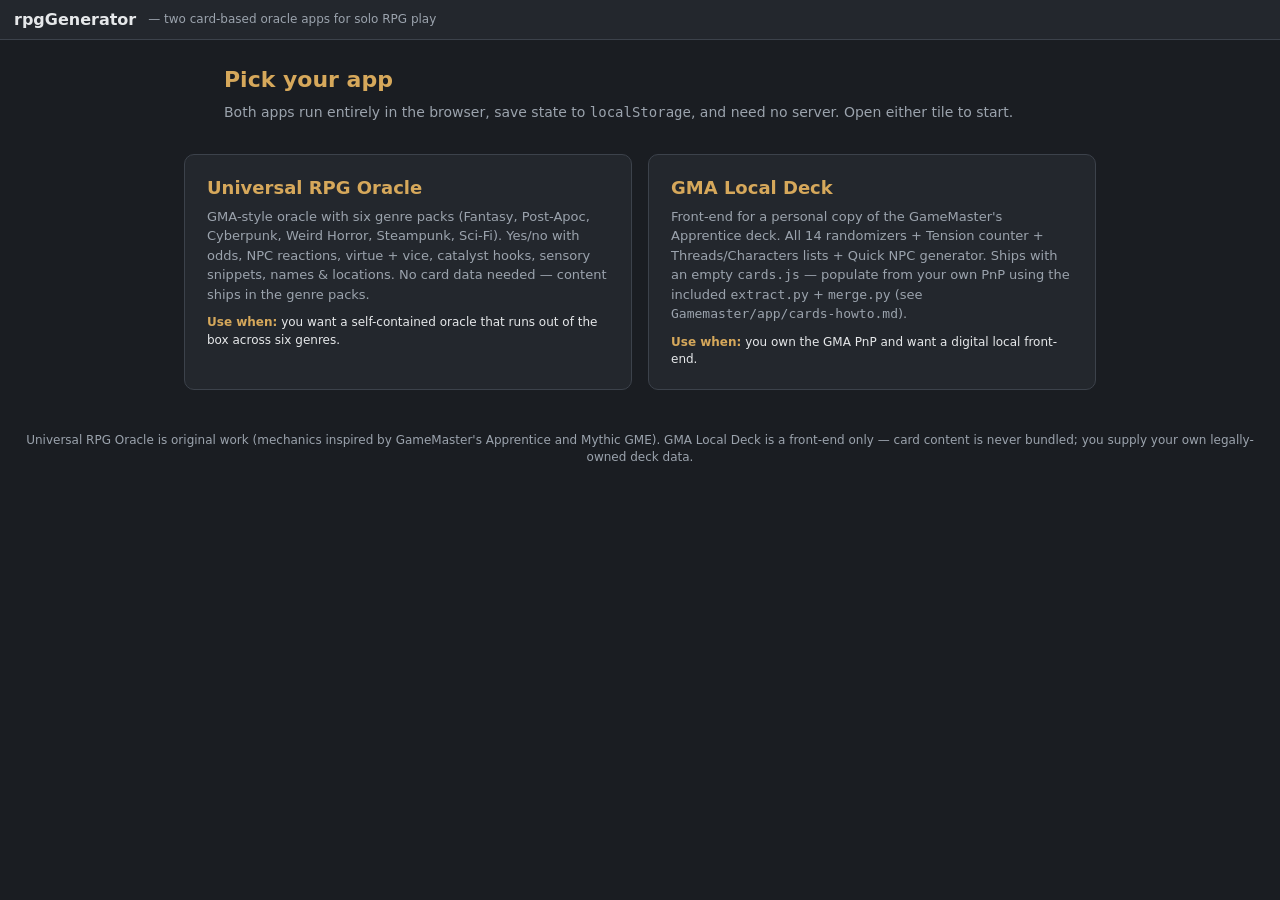
<file: index.html>
<!doctype html>
<html lang="en">
<head>
<meta charset="utf-8">
<title>rpgGenerator — solo RPG oracle apps</title>
<meta name="viewport" content="width=device-width,initial-scale=1">
<link rel="stylesheet" href="Universal-Oracle/core/theme.css">
<style>
.intro { max-width: 880px; margin: 0 auto; padding: 24px 24px 0; color: var(--text); }
.intro h2 { margin: 0 0 6px; font-size: 22px; color: var(--accent); }
.intro p { color: var(--muted); font-size: 14px; line-height: 1.55; margin: 0 0 6px; }
.intro p b { color: var(--text); }
footer { padding: 18px 24px; color: var(--muted); font-size: 12px; text-align: center; }
footer a { color: var(--accent); }
</style>
</head>
<body>

<header>
  <h1>rpgGenerator</h1>
  <span class="sub">— two card-based oracle apps for solo RPG play</span>
</header>

<div class="intro">
  <h2>Pick your app</h2>
  <p>Both apps run entirely in the browser, save state to <code>localStorage</code>, and need no server. Open either tile to start.</p>
</div>

<main class="tiles">

  <a href="Universal-Oracle/rpg/index.html" class="tile">
    <h2>Universal RPG Oracle</h2>
    <p>GMA-style oracle with six genre packs (Fantasy, Post-Apoc, Cyberpunk, Weird Horror, Steampunk, Sci-Fi). Yes/no with odds, NPC reactions, virtue + vice, catalyst hooks, sensory snippets, names &amp; locations. No card data needed — content ships in the genre packs.</p>
    <div class="when"><b>Use when:</b> you want a self-contained oracle that runs out of the box across six genres.</div>
  </a>

  <a href="Gamemaster/app/index.html" class="tile">
    <h2>GMA Local Deck</h2>
    <p>Front-end for a personal copy of the GameMaster's Apprentice deck. All 14 randomizers + Tension counter + Threads/Characters lists + Quick NPC generator. Ships with an empty <code>cards.js</code> — populate from your own PnP using the included <code>extract.py</code> + <code>merge.py</code> (see <code>Gamemaster/app/cards-howto.md</code>).</p>
    <div class="when"><b>Use when:</b> you own the GMA PnP and want a digital local front-end.</div>
  </a>

</main>

<footer>
  Universal RPG Oracle is original work (mechanics inspired by GameMaster's Apprentice and Mythic GME).
  GMA Local Deck is a front-end only — card content is never bundled; you supply your own legally-owned deck data.
</footer>

</body>
</html>
</file>
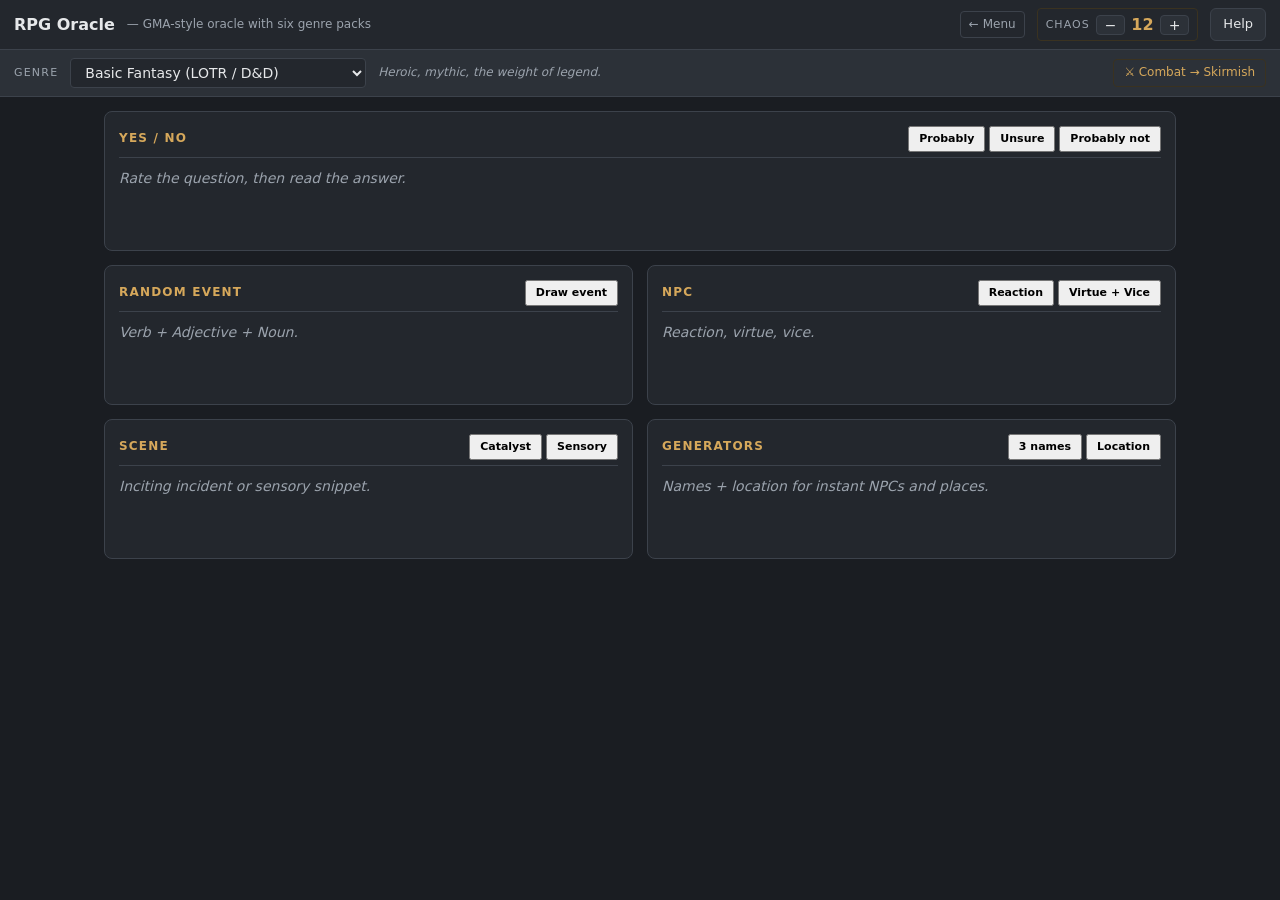
<file: Universal-Oracle/rpg/index.html>
<!doctype html>
<html lang="en">
<head>
<meta charset="utf-8">
<title>RPG Oracle — Universal Oracle</title>
<meta name="viewport" content="width=device-width,initial-scale=1">
<link rel="stylesheet" href="../core/theme.css">
<style>
main { padding: 14px; max-width: 1100px; margin: 0 auto;
  display: flex; flex-direction: column; gap: 14px; }

.genre-bar {
  display: flex; align-items: center; gap: 12px;
  background: var(--panel-2);
  border-bottom: 1px solid var(--border);
  padding: 8px 14px;
  flex-wrap: wrap;
}
.genre-bar label { color: var(--muted); font-size: 11px; text-transform: uppercase; letter-spacing: 1.2px; }
.genre-bar select {
  background: var(--panel); color: var(--text); border: 1px solid var(--border);
  padding: 5px 10px; border-radius: 4px; font: inherit; cursor: pointer;
}
.genre-bar select:hover { border-color: var(--accent); }
.genre-bar .tone { color: var(--muted); font-size: 12px; font-style: italic; flex: 1; }
.genre-bar a.combat {
  color: var(--accent); text-decoration: none; font-size: 12px;
  border: 1px solid var(--accent-soft); padding: 4px 10px; border-radius: 4px;
}
.genre-bar a.combat:hover { background: var(--accent-soft); border-color: var(--accent); }

.chaos {
  display: inline-flex; align-items: center; gap: 6px;
  background: var(--panel); border: 1px solid var(--accent-soft);
  border-radius: 4px; padding: 4px 8px;
}
.chaos .label { color: var(--muted); font-size: 11px; text-transform: uppercase; letter-spacing: 1px; }
.chaos .val { font-weight: 700; font-size: 16px; min-width: 22px; text-align: center; }
.chaos .val.low  { color: var(--green); }
.chaos .val.mid  { color: var(--accent); }
.chaos .val.high { color: var(--red); }
.chaos button { padding: 2px 8px; font-size: 14px; line-height: 1;
  background: var(--panel-2); color: var(--text); border: 1px solid var(--border);
  border-radius: 4px; cursor: pointer; }
.chaos button:hover { border-color: var(--accent); }

.panels { display: grid; gap: 14px; grid-template-columns: 1fr; }
@media (min-width: 720px) { .panels { grid-template-columns: 1fr 1fr; } }

.panel-card { background: var(--panel); border: 1px solid var(--border);
  border-radius: 8px; padding: 14px; min-height: 140px;
  display: flex; flex-direction: column; gap: 10px; }
.panel-card h3 { margin: 0; font-size: 12px; text-transform: uppercase;
  letter-spacing: 1.2px; color: var(--accent); border-bottom: 1px solid var(--border);
  padding-bottom: 5px; display: flex; align-items: center; gap: 6px; }
.panel-card h3 .actions { margin-left: auto; display: flex; gap: 4px; }
.panel-card h3 button { padding: 3px 9px; font-size: 11px; }
.panel-card .out { font-size: 14px; line-height: 1.5; min-height: 28px; }
.panel-card .out .empty { color: var(--muted); font-style: italic; }
.panel-card .meta { color: var(--muted); font-size: 11px; }
.panel-card .yesno-row { display: flex; gap: 6px; flex-wrap: wrap; }
.panel-card .yesno-row button { flex: 1; min-width: 76px; }
.panel-card .answer { font-size: 28px; font-weight: 800; text-align: center; padding: 12px;
  border-radius: 6px; letter-spacing: 0.04em; }
.panel-card .answer.yes  { background: #1c3a1f; color: #6dd47a; }
.panel-card .answer.no   { background: #3a1c1c; color: #ef8888; }
.panel-card .answer.crit { text-shadow: 0 0 12px currentColor; }
.panel-card .ratio { text-align: center; color: var(--muted); font-size: 11px; }

.event-line { font-size: 16px; line-height: 1.4; }
.event-line .verb  { color: var(--red); font-weight: 700; }
.event-line .adj   { color: var(--accent); font-weight: 700; }
.event-line .noun  { color: var(--blue); font-weight: 700; }

.npc-row { display: grid; gap: 6px; grid-template-columns: 1fr 1fr; }
.npc-row > div { background: var(--panel-2); border: 1px solid var(--border);
  border-radius: 4px; padding: 6px 10px; }
.npc-row .lbl { font-size: 10px; color: var(--muted); text-transform: uppercase; letter-spacing: 1px; }
.npc-row .v { font-weight: 700; font-size: 15px; margin-top: 2px; }

.reaction-band { padding: 8px 12px; border-radius: 6px; font-weight: 700;
  text-transform: uppercase; letter-spacing: 0.06em; text-align: center; }
.reaction-band.hostile  { background: #4a1a1a; color: #ff8a8a; }
.reaction-band.wary     { background: #4a3a1a; color: #f1c14a; }
.reaction-band.neutral  { background: #2c3138; color: var(--text); }
.reaction-band.friendly { background: #1a4a2a; color: #6dd47a; }
.reaction-band.helpful  { background: #1a4a4a; color: #6ddccc; }

.sensory-grid { display: grid; gap: 4px; grid-template-columns: 1fr 1fr; }
.sensory-grid > div { font-size: 13px; line-height: 1.4;
  background: var(--panel-2); border-radius: 4px; padding: 6px 10px; }
.sensory-grid b { color: var(--accent); font-size: 10px; text-transform: uppercase;
  letter-spacing: 1px; display: block; margin-bottom: 2px; }

.gen-row { display: grid; gap: 6px; }
.gen-row .names { font-size: 15px; }
.gen-row .names span { display: inline-block; background: var(--panel-2);
  border: 1px solid var(--border); padding: 3px 10px; border-radius: 4px; margin: 0 4px 4px 0; }
.gen-row .loc { font-size: 14px; line-height: 1.4; }
.gen-row .loc b { color: var(--accent); font-size: 10px; text-transform: uppercase;
  letter-spacing: 1px; display: block; margin-bottom: 2px; }
</style>
</head>
<body>

<header>
  <h1>RPG Oracle</h1>
  <span class="sub">— GMA-style oracle with six genre packs</span>
  <span class="spacer"></span>
  <a href="../index.html" class="home">← Menu</a>
  <span class="chaos" title="Chaos factor 1–23. Higher = more weird/scene-altering events.">
    <span class="label">Chaos</span>
    <button id="chaos-down" type="button">−</button>
    <span class="val mid" id="chaos-val">12</span>
    <button id="chaos-up" type="button">+</button>
  </span>
  <button id="btnHelp">Help</button>
</header>

<div class="genre-bar">
  <label for="genreSel">Genre</label>
  <select id="genreSel">
    <option value="fantasy">Basic Fantasy (LOTR / D&D)</option>
    <option value="postapoc">Post-Apocalyptic</option>
    <option value="cyberpunk">Cyberpunk</option>
    <option value="weird-horror">Weird Horror</option>
    <option value="steampunk">Steampunk</option>
    <option value="scifi">Science Fiction</option>
    <option value="demon-hunters">Demon Hunters (Comedy of Terrors)</option>
    <option value="age-of-sail">Age of Sail</option>
  </select>
  <span class="tone" id="genreTone"></span>
  <a href="../skirmish/index.html" class="combat" title="When fights break out, hand off to the Skirmish AI deck.">⚔ Combat → Skirmish</a>
</div>

<main>

  <div class="panel-card">
    <h3>Yes / No
      <span class="actions">
        <button data-q="yn-good">Probably</button>
        <button data-q="yn-even">Unsure</button>
        <button data-q="yn-bad">Probably not</button>
      </span>
    </h3>
    <div id="ynOut" class="out"><span class="empty">Rate the question, then read the answer.</span></div>
  </div>

  <div class="panels">

    <div class="panel-card">
      <h3>Random Event
        <span class="actions"><button data-q="event">Draw event</button></span>
      </h3>
      <div id="evOut" class="out"><span class="empty">Verb + Adjective + Noun.</span></div>
    </div>

    <div class="panel-card">
      <h3>NPC
        <span class="actions">
          <button data-q="reaction">Reaction</button>
          <button data-q="motivation">Virtue + Vice</button>
        </span>
      </h3>
      <div id="npcOut" class="out"><span class="empty">Reaction, virtue, vice.</span></div>
    </div>

    <div class="panel-card">
      <h3>Scene
        <span class="actions">
          <button data-q="catalyst">Catalyst</button>
          <button data-q="sensory">Sensory</button>
        </span>
      </h3>
      <div id="sceneOut" class="out"><span class="empty">Inciting incident or sensory snippet.</span></div>
    </div>

    <div class="panel-card">
      <h3>Generators
        <span class="actions">
          <button data-q="names">3 names</button>
          <button data-q="location">Location</button>
        </span>
      </h3>
      <div id="genOut" class="out"><span class="empty">Names + location for instant NPCs and places.</span></div>
    </div>

  </div>

</main>

<dialog id="helpDialog">
<button class="x" onclick="document.getElementById('helpDialog').close()">close</button>
<h2>RPG Oracle (Gamemaster's Apprentice style)</h2>
<p>This deck is for solo or GMless RPG play. It answers questions; you interpret. Pick the genre that matches your campaign tone — switching genres only swaps the word lists, not the mechanics.</p>
<h3>Yes / No</h3>
<p>Three odds tiers. <b>Probably</b> = +6 to the chaos threshold (more YES). <b>Unsure</b> = ±0. <b>Probably not</b> = −6 (more NO). A reference number 1–23 is drawn vs the threshold. Critical rolls (11 or 22) ≤ chaos turn the answer into <b>YES!</b> or <b>NO!</b> — read it as decisive.</p>
<h3>Random Event</h3>
<p>Verb + Adjective + Noun. Read it as a sentence — "Betray // Hidden // Promise". Apply it to whoever is on stage, or treat it as off-stage news.</p>
<h3>NPC</h3>
<p><b>Reaction</b> = how this NPC feels right now (Hostile / Wary / Neutral / Friendly / Helpful). <b>Virtue + Vice</b> = what they want and what they fear, the deeper layer.</p>
<h3>Scene</h3>
<p><b>Catalyst</b> = a curated inciting incident to kick off a scene. <b>Sensory</b> = four lines (hear / see / feel / smell) to ground the location.</p>
<h3>Generators</h3>
<p><b>3 names</b> for instant NPCs. <b>Location</b> for instant places. Both pulled from the active genre pack.</p>
<h3>Combat</h3>
<p>This deck is built for social/scene play. When a fight breaks out, click <b>Combat → Skirmish</b> to hand off to the dedicated battlefield AI deck.</p>
<p class="muted">State saves to <code>oracle.rpg.v1</code>.</p>
</dialog>

<script src="../core/deck.js"></script>
<script src="../core/oracle.js"></script>
<script src="../core/storage.js"></script>
<script src="../core/render.js"></script>
<script src="data.js"></script>
<script src="packs/fantasy.js"></script>
<script src="packs/postapoc.js"></script>
<script src="packs/cyberpunk.js"></script>
<script src="packs/weird-horror.js"></script>
<script src="packs/steampunk.js"></script>
<script src="packs/scifi.js"></script>
<script src="packs/demon-hunters.js"></script>
<script src="packs/age-of-sail.js"></script>
<script>
const { $, escapeHtml, rand, pick, pickN } = window.Oracle;
const NS = "rpg";

const state = window.Oracle.storage.load(NS, defaultState());
function defaultState() { return { chaos: 12, genre: "fantasy" }; }
function save() { window.Oracle.storage.save(NS, state); }

function activePack() {
  const packs = window.GENRE_PACKS || {};
  return packs[state.genre] || packs.fantasy || {};
}

// ---- chaos ----
function updateChaos() {
  const v = state.chaos; const el = $("chaos-val");
  el.textContent = v;
  el.className = "val " + (v <= 7 ? "low" : v >= 16 ? "high" : "mid");
}

// ---- genre selector ----
function setGenre(key) {
  state.genre = key; save();
  const p = activePack();
  $("genreTone").textContent = p.tone || "";
  $("genreSel").value = key;
}

// ---- panel renderers ----
function renderYesNo(odds) {
  const r = window.Oracle.yesNo(odds, state.chaos);
  const yesCls = r.yes ? "yes" : "no";
  const critCls = r.critical ? "crit" : "";
  const lbl = { good: "Probably", even: "Unsure", bad: "Probably not" }[odds];
  $("ynOut").innerHTML =
    `<div class="answer ${yesCls} ${critCls}">${escapeHtml(r.answer)}</div>` +
    `<div class="ratio">${escapeHtml(lbl)} · Ref ${r.ref} ${r.yes ? "≤" : ">"} threshold ${r.threshold} · chaos ${state.chaos}</div>`;
}
function renderEvent() {
  const p = activePack();
  if (!p.verbs || !p.adjectives || !p.nouns) {
    $("evOut").innerHTML = `<span class="empty">Pack incomplete: missing verbs / adjectives / nouns.</span>`;
    return;
  }
  const v = pick(p.verbs), a = pick(p.adjectives), n = pick(p.nouns);
  $("evOut").innerHTML =
    `<div class="event-line"><span class="verb">${escapeHtml(v)}</span> · <span class="adj">${escapeHtml(a)}</span> · <span class="noun">${escapeHtml(n)}</span></div>` +
    `<div class="meta">Read as a phrase or interpret loosely.</div>`;
}
function renderReaction() {
  const r = window.RPG.rollReaction();
  $("npcOut").innerHTML =
    `<div class="reaction-band ${r.key}">${escapeHtml(r.label)}</div>` +
    `<div class="meta">${escapeHtml(r.note)} <span class="muted">(ref ${r.ref})</span></div>`;
}
function renderMotivation() {
  const v = pick(window.RPG.VIRTUES);
  const x = pick(window.RPG.VICES);
  $("npcOut").innerHTML =
    `<div class="npc-row">` +
      `<div><div class="lbl">Virtue (wants)</div><div class="v">${escapeHtml(v)}</div></div>` +
      `<div><div class="lbl">Vice (fears / fails)</div><div class="v">${escapeHtml(x)}</div></div>` +
    `</div>` +
    `<div class="meta">The pull and the flaw — both shape what they do under pressure.</div>`;
}
function renderCatalyst() {
  const p = activePack();
  if (!p.catalysts || !p.catalysts.length) {
    $("sceneOut").innerHTML = `<span class="empty">Pack has no catalysts.</span>`;
    return;
  }
  $("sceneOut").innerHTML =
    `<div class="event-line">⚡ ${escapeHtml(pick(p.catalysts))}</div>` +
    `<div class="meta">An inciting incident. Drop it on stage now.</div>`;
}
function renderSensory() {
  const p = activePack();
  const s = p.sensory || {};
  if (!s.hear || !s.see || !s.feel || !s.smell) {
    $("sceneOut").innerHTML = `<span class="empty">Pack has no sensory entries.</span>`;
    return;
  }
  $("sceneOut").innerHTML =
    `<div class="sensory-grid">` +
      `<div><b>Hear</b>${escapeHtml(pick(s.hear))}</div>` +
      `<div><b>See</b>${escapeHtml(pick(s.see))}</div>` +
      `<div><b>Feel</b>${escapeHtml(pick(s.feel))}</div>` +
      `<div><b>Smell / Taste</b>${escapeHtml(pick(s.smell))}</div>` +
    `</div>`;
}
function renderNames() {
  const p = activePack();
  const names = window.RPG.rollNames(p, 3);
  if (!names.length) {
    $("genOut").innerHTML = `<span class="empty">Pack has no names.</span>`;
    return;
  }
  $("genOut").innerHTML =
    `<div class="gen-row">` +
      `<div class="names">${names.map(n => `<span>${escapeHtml(n)}</span>`).join("")}</div>` +
      `<div class="meta">Pick whichever fits the moment, or use them as siblings / kin.</div>` +
    `</div>`;
}
function renderLocation() {
  const p = activePack();
  if (!p.locations || !p.locations.length) {
    $("genOut").innerHTML = `<span class="empty">Pack has no locations.</span>`;
    return;
  }
  $("genOut").innerHTML =
    `<div class="gen-row">` +
      `<div class="loc"><b>Location</b>${escapeHtml(pick(p.locations))}</div>` +
    `</div>`;
}

// ---- handle ask ----
function handleAsk(q) {
  if (q === "yn-good")    return renderYesNo("good");
  if (q === "yn-even")    return renderYesNo("even");
  if (q === "yn-bad")     return renderYesNo("bad");
  if (q === "event")      return renderEvent();
  if (q === "reaction")   return renderReaction();
  if (q === "motivation") return renderMotivation();
  if (q === "catalyst")   return renderCatalyst();
  if (q === "sensory")    return renderSensory();
  if (q === "names")      return renderNames();
  if (q === "location")   return renderLocation();
}

// ---- wire up ----
document.querySelectorAll("[data-q]").forEach(b => {
  b.addEventListener("click", () => handleAsk(b.getAttribute("data-q")));
});
$("genreSel").addEventListener("change", e => setGenre(e.target.value));
$("chaos-down").addEventListener("click", () => { state.chaos = Math.max(1, state.chaos - 1); updateChaos(); save(); });
$("chaos-up").addEventListener("click",   () => { state.chaos = Math.min(23, state.chaos + 1); updateChaos(); save(); });
$("btnHelp").addEventListener("click", () => $("helpDialog").showModal());

// init
setGenre(state.genre);
updateChaos();
</script>
</body>
</html>
</file>
<file: Universal-Oracle/core/theme.css>
/* Universal-Oracle / core / theme.css
   Shared palette and base layout. Each app may override variables inline. */

:root {
  --bg: #1a1d22;
  --panel: #23272d;
  --panel-2: #2c3138;
  --border: #3c424b;
  --text: #e6e8ea;
  --muted: #9ba3ad;
  --accent: #d6a85b;
  --accent-soft: #3a3220;
  --paper: #fafaf2;
  --paper-text: #15161a;
  --paper-line: #1a1a1a;
  --hl: #ffd34a;
  --blue: #1769b3;
  --red: #c1352e;
  --green: #4a8a4f;
}

* { box-sizing: border-box; }
html, body {
  margin: 0;
  background: var(--bg);
  color: var(--text);
  font: 14px/1.45 system-ui, -apple-system, "Segoe UI", Roboto, sans-serif;
}
button { font: inherit; }

/* ---- header ---- */
header {
  display: flex; align-items: center; gap: 12px;
  padding: 8px 14px;
  border-bottom: 1px solid var(--border);
  background: var(--panel);
  flex-wrap: wrap;
}
header h1 { margin: 0; font-size: 16px; font-weight: 600; }
header .sub { color: var(--muted); font-size: 12px; }
header .spacer { flex: 1; }
header a.home {
  color: var(--muted); text-decoration: none; font-size: 12px;
  border: 1px solid var(--border); padding: 4px 8px; border-radius: 4px;
}
header a.home:hover { color: var(--accent); border-color: var(--accent); }
header button {
  background: var(--panel-2); color: var(--text);
  border: 1px solid var(--border);
  padding: 6px 12px; border-radius: 6px;
  cursor: pointer; font-size: 13px;
}
header button:hover { background: var(--accent-soft); border-color: var(--accent); }

/* ---- ask bar ---- */
.ask-bar {
  display: flex; flex-wrap: wrap; gap: 6px;
  padding: 10px 14px;
  background: var(--panel-2);
  border-bottom: 1px solid var(--border);
  align-items: stretch;
}
.ask-bar button {
  background: var(--panel); color: var(--text);
  border: 1px solid var(--border);
  padding: 6px 10px; border-radius: 6px;
  cursor: pointer; font-size: 12px; line-height: 1.2;
  display: flex; flex-direction: column; align-items: center; gap: 1px;
  min-width: 62px;
}
.ask-bar button:hover { background: var(--accent-soft); border-color: var(--accent); }
.ask-bar button b { font-size: 13px; }
.ask-bar button span { font-size: 10px; color: var(--muted); }
.ask-bar .group {
  display: inline-flex; border: 1px solid var(--border);
  border-radius: 6px; overflow: hidden; background: var(--panel);
}
.ask-bar .group button { border-radius: 0; border: none; border-right: 1px solid var(--border); }
.ask-bar .group button:last-child { border-right: none; }
.ask-bar .sep { width: 1px; background: var(--border); margin: 0 4px; }

/* ---- banner ---- */
.banner {
  background: var(--panel);
  border: 1px solid var(--border);
  border-radius: 8px;
  padding: 10px 14px;
  width: 100%;
  max-width: 540px;
  text-align: center;
  font-size: 13px;
  color: var(--muted);
}
.banner .b-label { color: var(--muted); font-size: 12px; text-transform: uppercase; letter-spacing: 1px; }
.banner .b-answer { font-size: 22px; font-weight: 700; margin: 4px 0; color: var(--text); }
.banner.yes .b-answer { color: #5fdc5f; }
.banner.no  .b-answer { color: #ff6464; }
.banner.decisive .b-answer { text-shadow: 0 0 6px currentColor; }
.banner .b-extra { font-size: 13px; color: var(--text); margin-top: 4px; }
.banner .b-extra b { color: var(--accent); }
.banner.empty { color: var(--muted); }

/* ---- panels and aside ---- */
.panel {
  background: var(--panel);
  border: 1px solid var(--border);
  border-radius: 8px;
  padding: 10px 12px;
}
.panel h3 {
  margin: 0 0 8px; font-size: 12px;
  text-transform: uppercase; letter-spacing: 1.2px;
  color: var(--accent);
  border-bottom: 1px solid var(--border);
  padding-bottom: 5px;
  display: flex; align-items: center; gap: 6px;
}
.panel h3 small { font-weight: 400; color: var(--muted); text-transform: none; letter-spacing: 0; font-size: 11px; margin-left: auto; }

/* ---- dialogs ---- */
dialog {
  background: var(--panel);
  color: var(--text);
  border: 1px solid var(--border);
  border-radius: 10px;
  padding: 18px 22px;
  max-width: 680px;
  width: 90vw;
}
dialog::backdrop { background: rgba(0, 0, 0, 0.6); }
dialog h2 { margin: 0 0 8px; font-size: 18px; }
dialog h3 { margin: 14px 0 4px; font-size: 14px; color: var(--accent); }
dialog p, dialog li { font-size: 13px; line-height: 1.5; }
dialog .x {
  position: sticky; float: right; top: 0;
  background: var(--panel-2); color: var(--text);
  border: 1px solid var(--border); border-radius: 4px;
  padding: 2px 8px; cursor: pointer;
}
dialog ul { padding-left: 18px; }
dialog code { background: var(--panel-2); padding: 1px 4px; border-radius: 3px; font-size: 12px; }
.gallery-grid { display: grid; grid-template-columns: 1fr; gap: 14px; margin-top: 10px; }
@media (min-width: 600px) { .gallery-grid { grid-template-columns: 1fr 1fr; } }

.muted { color: var(--muted); }

/* ---- launcher tiles ---- */
.tiles {
  display: grid; gap: 16px; padding: 24px;
  grid-template-columns: 1fr;
  max-width: 960px; margin: 0 auto;
}
@media (min-width: 720px) { .tiles { grid-template-columns: 1fr 1fr; } }
.tile {
  background: var(--panel);
  border: 1px solid var(--border);
  border-radius: 10px;
  padding: 20px 22px;
  color: inherit; text-decoration: none;
  display: flex; flex-direction: column; gap: 6px;
  transition: border-color .15s, background .15s;
}
.tile:hover { background: var(--panel-2); border-color: var(--accent); }
.tile h2 { margin: 0; font-size: 18px; color: var(--accent); }
.tile p  { margin: 0; color: var(--muted); font-size: 13px; line-height: 1.5; }
.tile .when { color: var(--text); font-size: 12px; margin-top: 4px; }
.tile .when b { color: var(--accent); }
</file>
